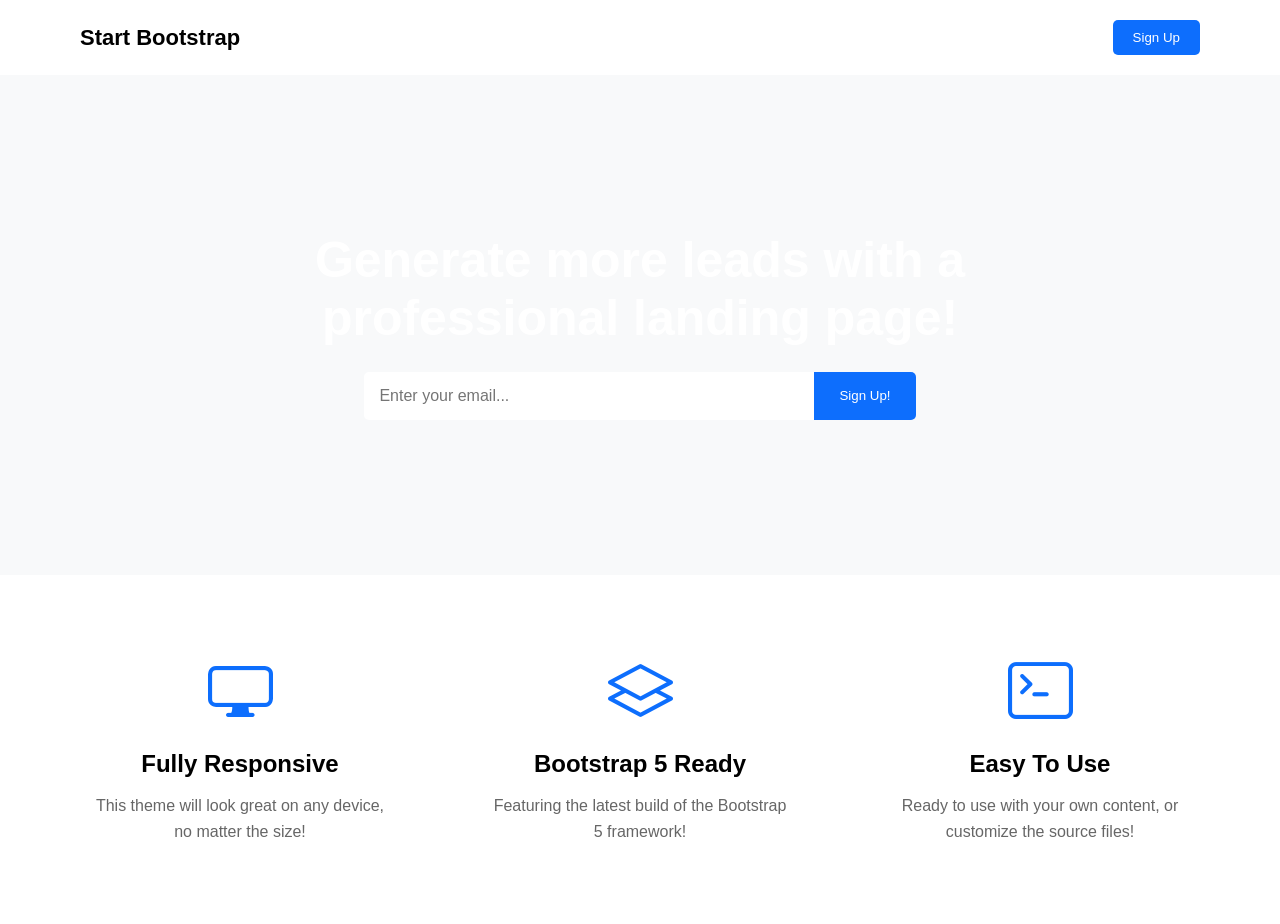
<file: index.html>
<!DOCTYPE html>
<html lang="en">
<head>
    <meta charset="UTF-8">
    <meta name="viewport" content="width=device-width, initial-scale=1.0">
    <title>Landing Page</title>

    <link rel="stylesheet" href="style.css">

    <!-- Bootstrap Icons -->
    <link rel="stylesheet"
    href="https://cdn.jsdelivr.net/npm/bootstrap-icons@1.11.3/font/bootstrap-icons.min.css">
</head>
<body>

    <!-- Navbar -->

    <nav>
        <div class="logo">Start Bootstrap</div>
        <button class="signup-btn">Sign Up</button>
    </nav>

    <!-- Banner Section -->

    <section class="banner">

        <div class="banner-content">

            <h1>
                Generate more leads with a
                professional landing page!
            </h1>

            <div class="email-box">
                <input type="email" placeholder="Enter your email...">
                <button>Sign Up!</button>
            </div>

        </div>

    </section>

    <!-- Features Section -->

    <section class="features">

        <div class="feature">

            <i class="bi bi-display"></i>

            <h2>Fully Responsive</h2>

            <p>
                This theme will look great on any
                device, no matter the size!
            </p>

        </div>

        <div class="feature">

            <i class="bi bi-layers"></i>

            <h2>Bootstrap 5 Ready</h2>

            <p>
                Featuring the latest build of the
                Bootstrap 5 framework!
            </p>

        </div>

        <div class="feature">

            <i class="bi bi-terminal"></i>

            <h2>Easy To Use</h2>

            <p>
                Ready to use with your own content,
                or customize the source files!
            </p>

        </div>

    </section>

</body>
</html>
</file>
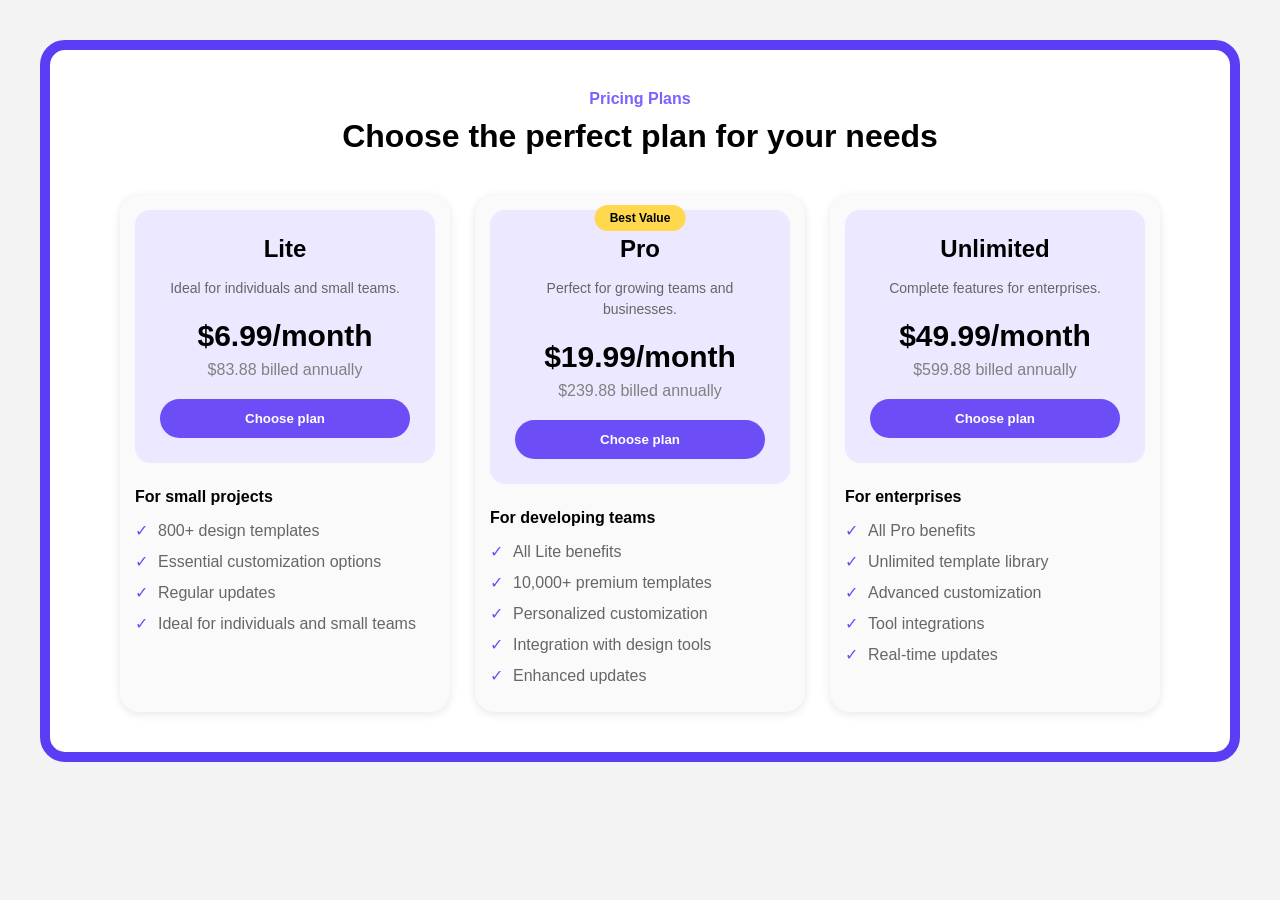
<file: pricing.html>
<!DOCTYPE html>
<html lang="en">
<head>
    <meta charset="UTF-8">
    <meta name="viewport" content="width=device-width, initial-scale=1.0">
    <title>Pricing Plans</title>
    <link rel="stylesheet" href="pricingstyle.css">
</head>
<body>

<div class="container">

    <p class="sub-title">Pricing Plans</p>
    <h1>Choose the perfect plan for your needs</h1>

    <div class="plans">

        <!-- Lite -->

        <div class="card">

            <div class="card-top">
                <h2>Lite</h2>

                <p>
                    Ideal for individuals and small teams.
                </p>

                <h3>$6.99/month</h3>

                <span>$83.88 billed annually</span>

                <button>Choose plan</button>
            </div>

            <div class="card-bottom">
                <h4>For small projects</h4>

                <ul>
                    <li>800+ design templates</li>
                    <li>Essential customization options</li>
                    <li>Regular updates</li>
                    <li>Ideal for individuals and small teams</li>
                </ul>
            </div>

        </div>

        <!-- Pro -->

        <div class="card">

            <div class="badge">Best Value</div>

            <div class="card-top">
                <h2>Pro</h2>

                <p>
                    Perfect for growing teams and businesses.
                </p>

                <h3>$19.99/month</h3>

                <span>$239.88 billed annually</span>

                <button>Choose plan</button>
            </div>

            <div class="card-bottom">
                <h4>For developing teams</h4>

                <ul>
                    <li>All Lite benefits</li>
                    <li>10,000+ premium templates</li>
                    <li>Personalized customization</li>
                    <li>Integration with design tools</li>
                    <li>Enhanced updates</li>
                </ul>
            </div>

        </div>

        <!-- Unlimited -->

        <div class="card">

            <div class="card-top">
                <h2>Unlimited</h2>

                <p>
                    Complete features for enterprises.
                </p>

                <h3>$49.99/month</h3>

                <span>$599.88 billed annually</span>

                <button>Choose plan</button>
            </div>

            <div class="card-bottom">
                <h4>For enterprises</h4>

                <ul>
                    <li>All Pro benefits</li>
                    <li>Unlimited template library</li>
                    <li>Advanced customization</li>
                    <li>Tool integrations</li>
                    <li>Real-time updates</li>
                </ul>
            </div>

        </div>

    </div>

</div>

</body>
</html>
</file>
<file: style.css>
*{
    margin:0;
    padding:0;
    box-sizing:border-box;
    font-family:Arial, sans-serif;
}

body{
    background-color:#f8f9fa;
}

/* Navbar */

nav{
    display:flex;
    justify-content:space-between;
    align-items:center;
    padding:20px 80px;
    background:white;
}

.logo{
    font-size:22px;
    font-weight:bold;
}

.signup-btn{
    background:#0d6efd;
    color:white;
    border:none;
    padding:10px 20px;
    border-radius:5px;
    cursor:pointer;
}

/* Banner */

.banner{
    height:500px;

    background-image:url("https://images.unsplash.com/photo-1507525428034-b723cf961d3e");

    background-size:cover;
    background-position:center;

    display:flex;
    justify-content:center;
    align-items:center;
    text-align:center;
}

.banner-content h1{
    color:white;
    font-size:50px;
    width:800px;
    margin-bottom:25px;
}

.email-box{
    display:flex;
    justify-content:center;
}

.email-box input{
    width:450px;
    padding:15px;
    border:none;
    border-radius:5px 0 0 5px;
    font-size:16px;
}

.email-box button{
    background:#0d6efd;
    color:white;
    border:none;
    padding:15px 25px;
    border-radius:0 5px 5px 0;
    cursor:pointer;
}

/* Features */

.features{
    display:flex;
    justify-content:space-around;
    padding:80px 40px;
    background:white;
}

.feature{
    width:300px;
    text-align:center;
}

.feature i{
    font-size:65px;
    color:#0d6efd;
    display:block;
    margin-bottom:20px;
}

.feature h2{
    margin-bottom:15px;
}

.feature p{
    color:#666;
    line-height:1.6;
}
</file>
<file: pricingstyle.css>
*{
    margin:0;
    padding:0;
    box-sizing:border-box;
    font-family:Arial, sans-serif;
}

body{
    background:#f3f3f3;
    padding:40px;
}

.container{
    max-width:1200px;
    margin:auto;
    background:white;
    border-radius:25px;
    padding:40px;
    border:10px solid #5b3df5;
}

.sub-title{
    text-align:center;
    color:#7b61ff;
    font-weight:bold;
    margin-bottom:10px;
}

h1{
    text-align:center;
    margin-bottom:40px;
}

.plans{
    display:flex;
    gap:25px;
    justify-content:center;
}

.card{
    background:#fafafa;
    border-radius:20px;
    width:330px;
    padding:15px;
    position:relative;
    box-shadow:0 2px 10px rgba(0,0,0,0.1);
}

.card-top{
    background:#ece8ff;
    border-radius:15px;
    padding:25px;
    text-align:center;
}

.card-top h2{
    margin-bottom:15px;
}

.card-top p{
    color:#666;
    font-size:14px;
    line-height:1.5;
}

.card-top h3{
    margin-top:20px;
    font-size:30px;
}

.card-top span{
    display:block;
    color:gray;
    margin:8px 0 20px;
}

.card-top button{
    width:100%;
    border:none;
    padding:12px;
    border-radius:25px;
    background:#6c4df6;
    color:white;
    font-weight:bold;
    cursor:pointer;
}

.card-bottom{
    margin-top:25px;
}

.card-bottom h4{
    margin-bottom:15px;
}

.card-bottom ul{
    list-style:none;
}

.card-bottom li{
    margin:12px 0;
    color:#666;
}

.card-bottom li::before{
    content:"✓";
    color:#6c4df6;
    margin-right:10px;
}

.badge{
    position:absolute;
    top:10px;
    left:50%;
    transform:translateX(-50%);
    background:#ffd84d;
    padding:6px 15px;
    border-radius:20px;
    font-size:12px;
    font-weight:bold;
}
</file>
